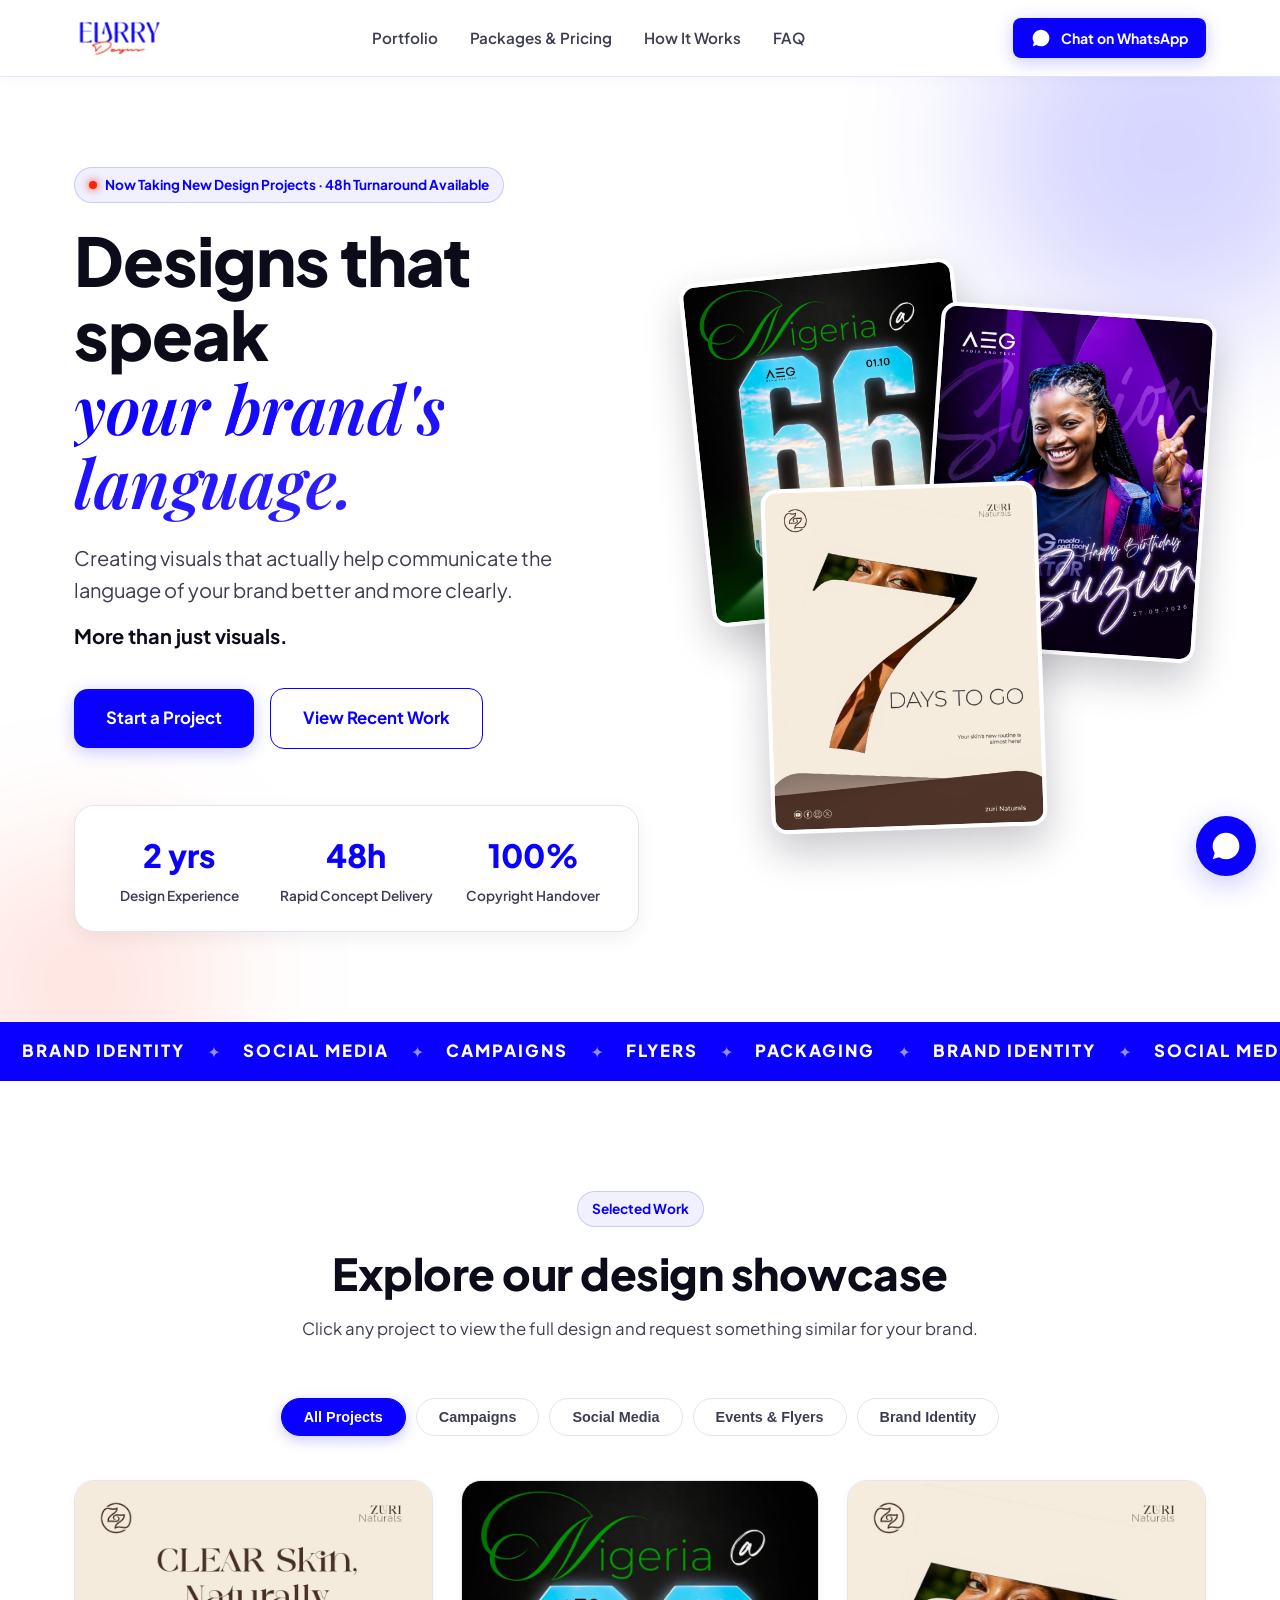
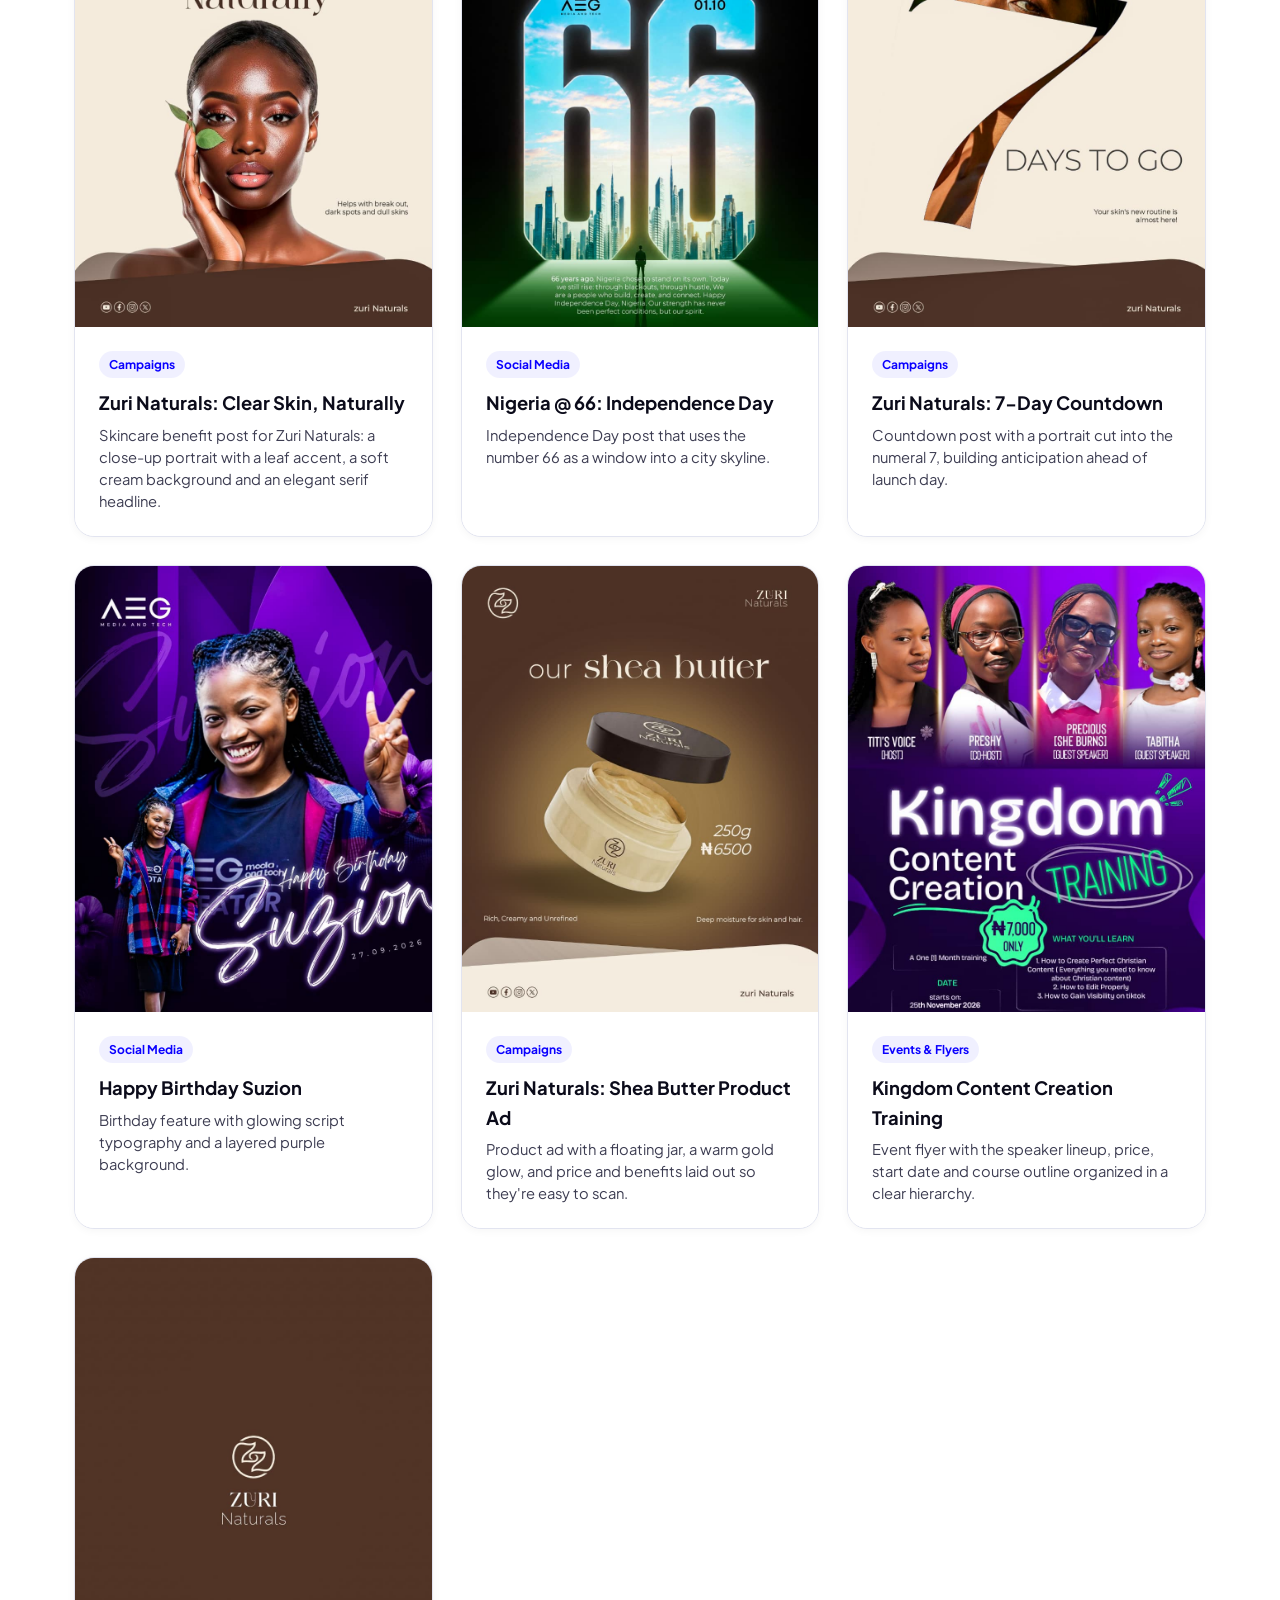
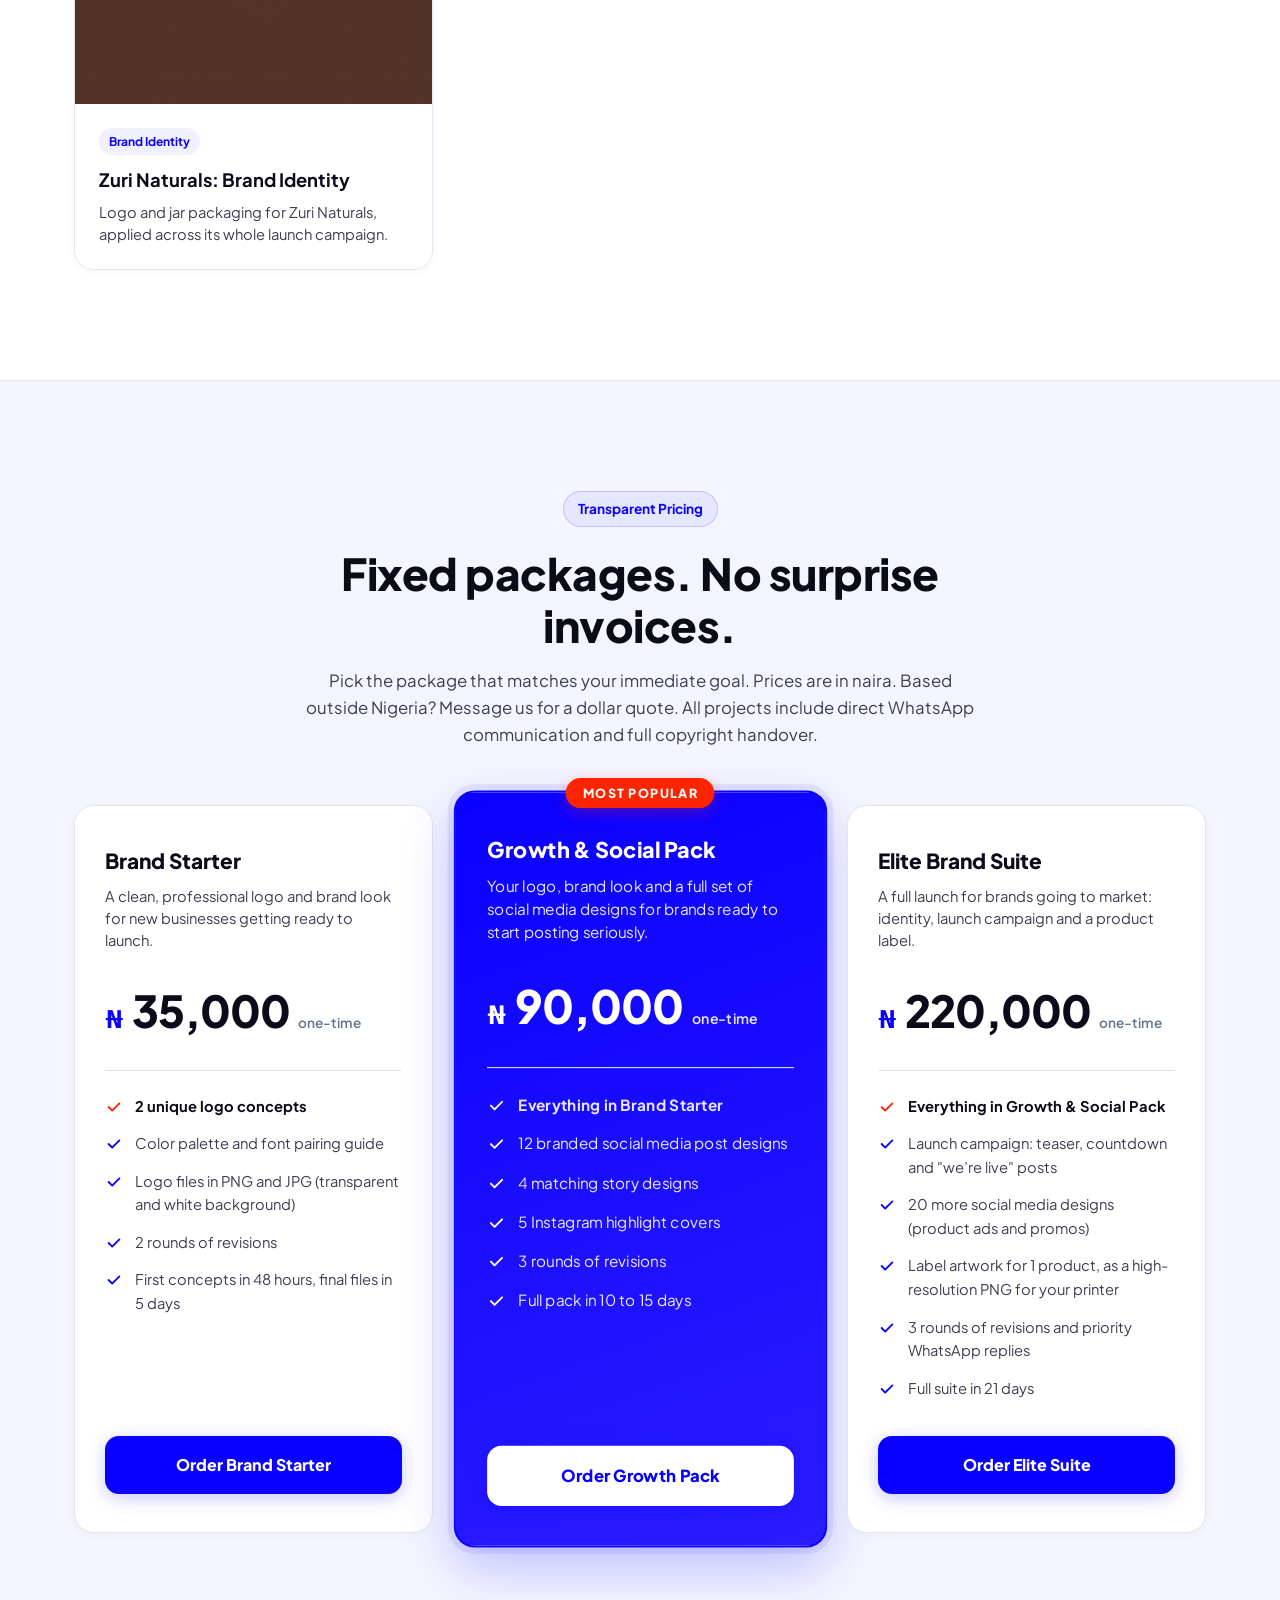
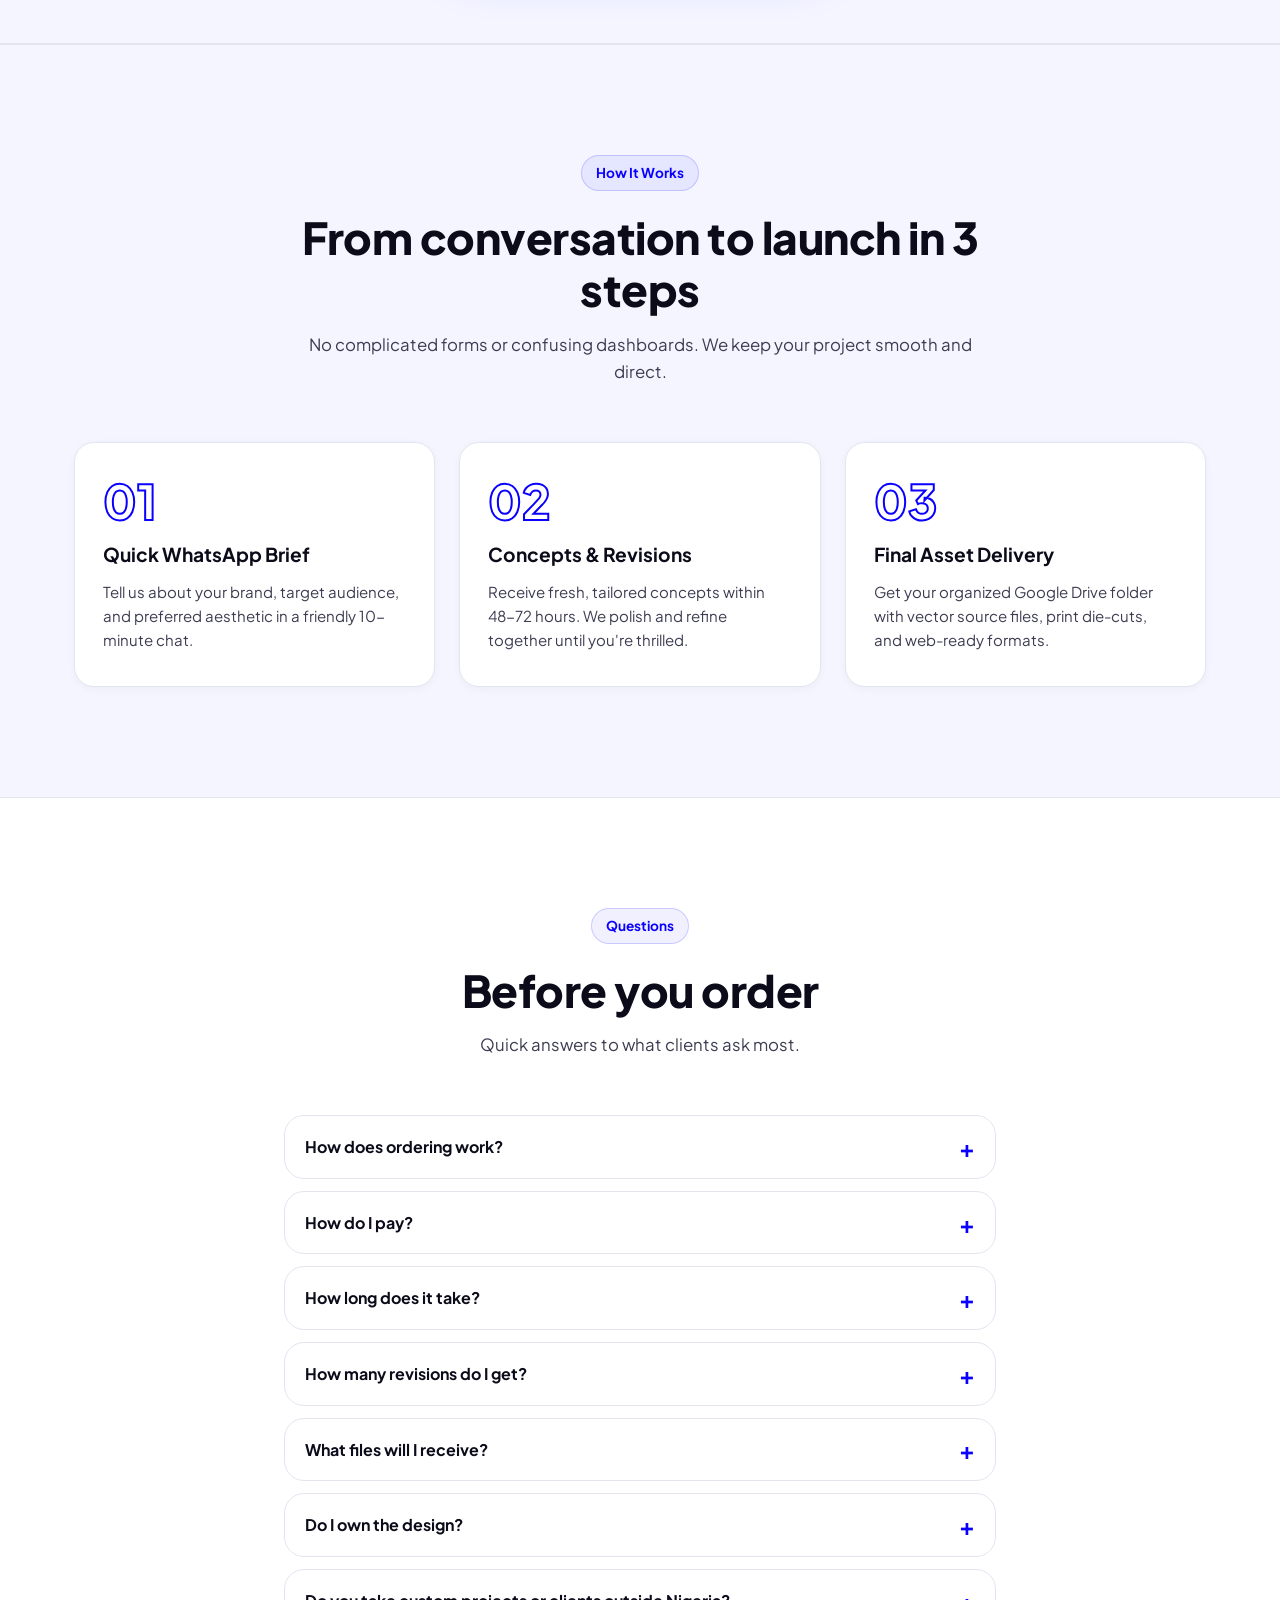
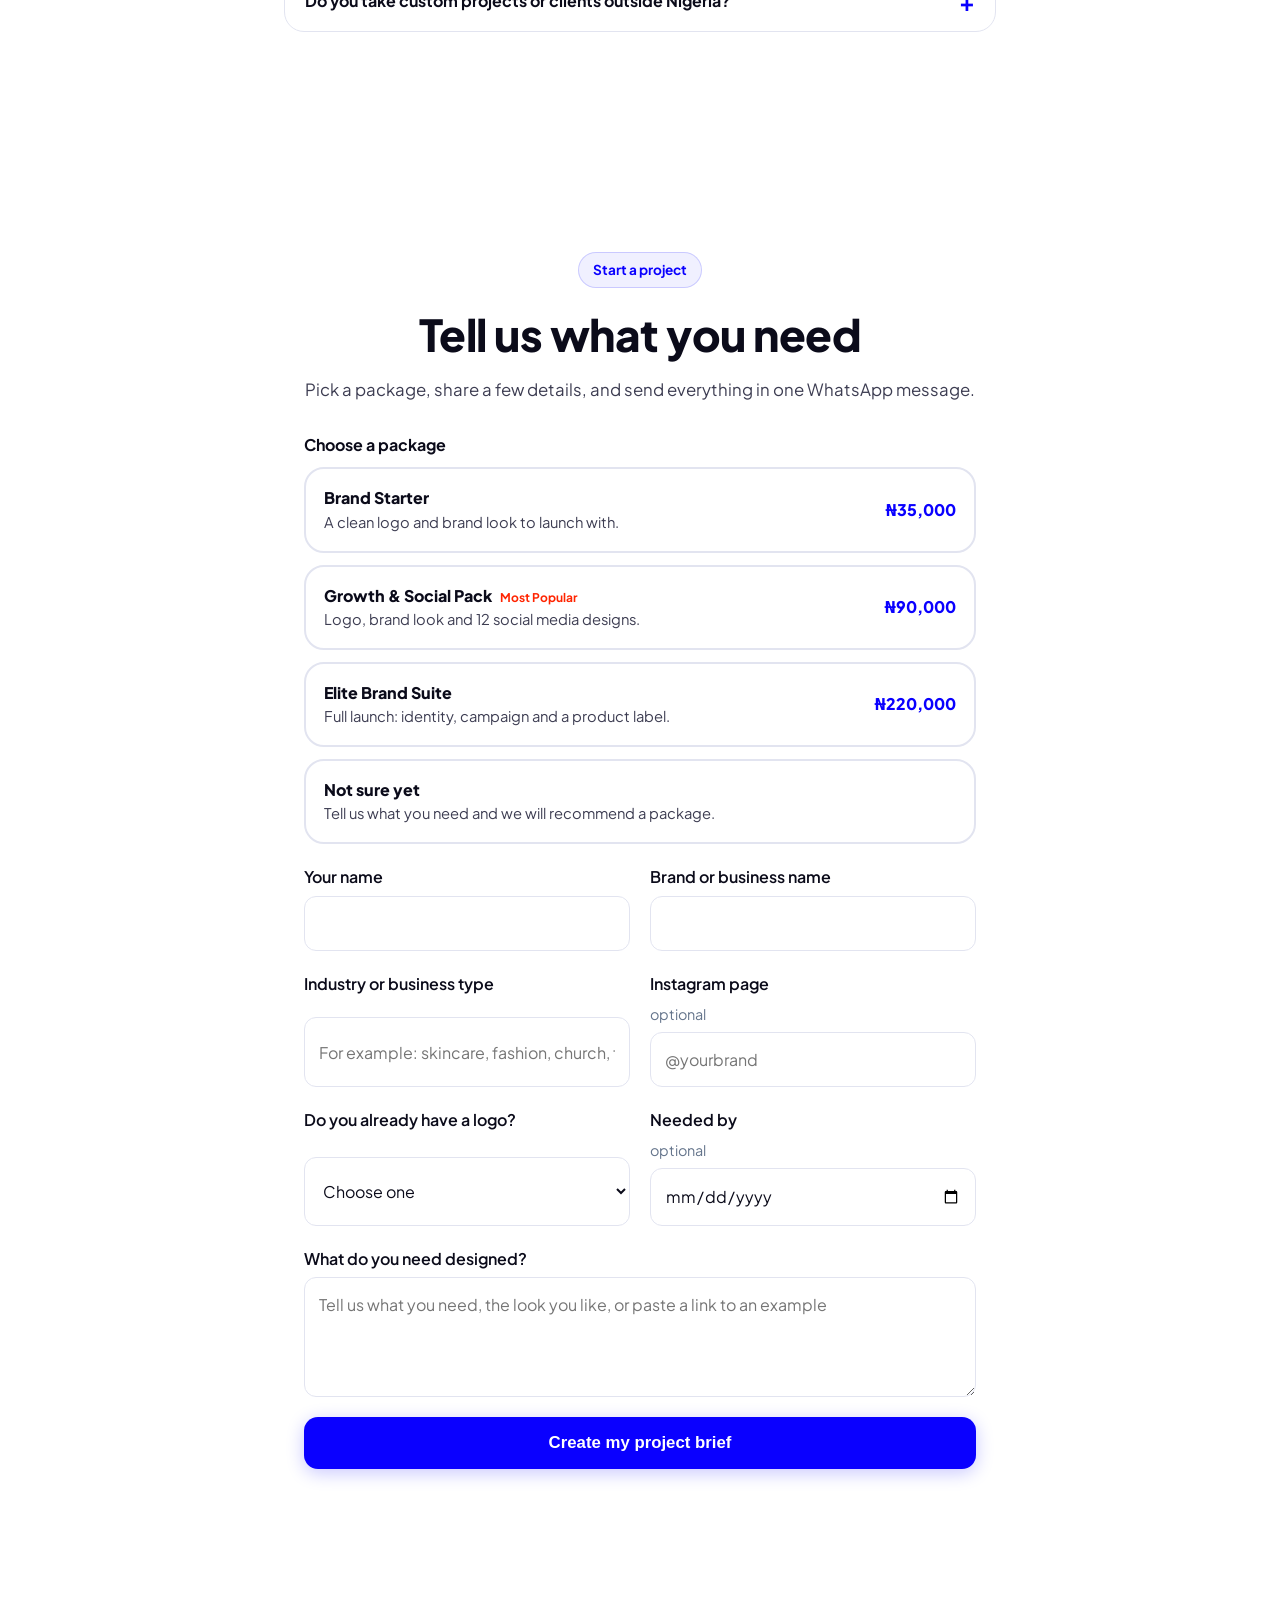
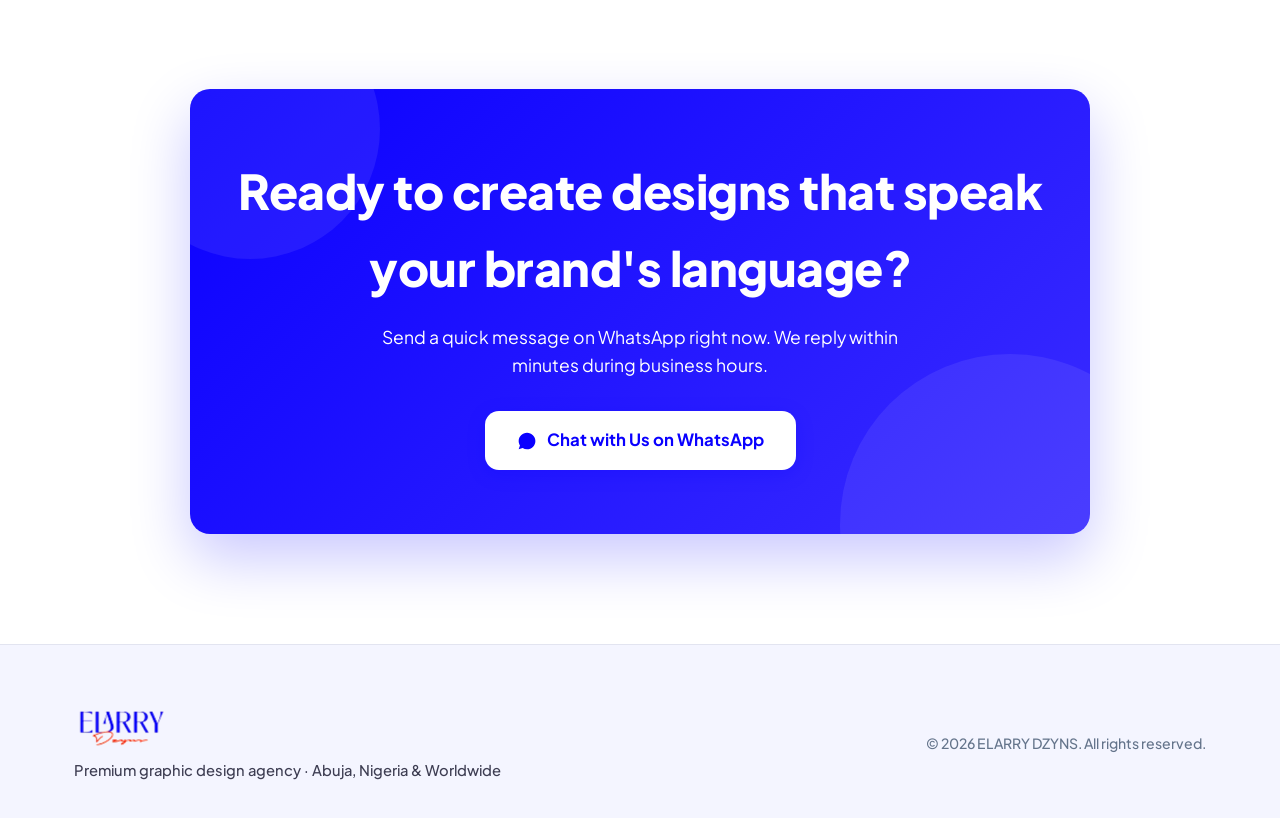
<file: index.html>
<!DOCTYPE html>
<html lang="en">
<head>
  <meta charset="UTF-8">
  <meta name="viewport" content="width=device-width, initial-scale=1.0">
  <title>ELARRY DZYNS | Premium Graphic Design Agency</title>
  <meta name="description" content="Elevate your brand with world-class logos, brand identities, and social media designs that convert. Based in Abuja, working with brands globally.">
  
  <!-- Favicon -->
  <link rel="icon" type="image/png" href="favicon.png">
  <link rel="apple-touch-icon" href="favicon.png">
  
  <!-- Google Fonts: Plus Jakarta Sans -->
  <link rel="preconnect" href="https://fonts.googleapis.com">
  <link rel="preconnect" href="https://fonts.gstatic.com" crossorigin>
  <link href="https://fonts.googleapis.com/css2?family=Plus+Jakarta+Sans:wght@400;500;600;700;800&family=Playfair+Display:ital,wght@1,600&display=swap" rel="stylesheet">
  
  <link rel="stylesheet" href="styles.css">
</head>
<body>

  <!-- Ambient background glow elements -->
  <div class="ambient-glow"></div>
  <div class="ambient-glow-2"></div>

  <!-- Sticky Site Navigation -->
  <header class="site-header">
    <div class="container">
      <nav class="nav-wrap">
        <a href="#" class="brand-logo" aria-label="ELARRY Dzyns logo - Back to top">
          <img src="logo.png" alt="ELARRY Dzyns logo" class="site-logo-img">
        </a>

        <ul class="nav-links">
          <li><a href="#portfolio">Portfolio</a></li>
          <li><a href="#pricing">Packages & Pricing</a></li>
          <li><a href="#process">How It Works</a></li>
          <li><a href="#faq">FAQ</a></li>
        </ul>

        <div class="header-cta">
          <a href="https://wa.me/2349015272873?text=Hello%20ELARRY%20DZYNS,%20I%20would%20like%20to%20discuss%20a%20design%20project." 
             target="_blank" rel="noopener" class="btn btn-whatsapp btn-sm">
            <svg viewBox="0 0 24 24" fill="currentColor"><path d="M12.031 6.172c-3.181 0-5.767 2.586-5.768 5.766-.001 1.298.38 2.27 1.019 3.287l-.711 2.598 2.668-.699c.969.586 1.761.884 2.791.885h.001c3.182 0 5.767-2.587 5.768-5.766 0-3.18-2.586-5.771-5.768-5.771zm3.392 8.244c-.144.405-.837.774-1.17.824-.299.045-.677.063-1.092-.069-.252-.08-.575-.187-.988-.365-1.739-.751-2.874-2.502-2.961-2.617-.087-.116-.708-.94-.708-1.793s.448-1.273.607-1.446c.159-.173.346-.217.462-.217l.332.006c.106.005.249-.04.39.298.144.347.491 1.2.534 1.288.043.088.072.188.014.304-.058.116-.087.188-.173.289l-.26.304c-.087.086-.177.18-.076.354.101.174.449.741.964 1.201.662.591 1.221.774 1.394.86.174.086.275.073.376-.044.101-.116.433-.506.549-.68.116-.173.231-.145.39-.087s1.011.477 1.184.564.289.13.332.202c.043.073.043.419-.101.824zM12.03 2C6.49 2 2 6.49 2 12.03c0 1.97.57 3.81 1.56 5.37L2 22l4.76-1.51c1.51.93 3.27 1.47 5.27 1.47 5.54 0 10.03-4.49 10.03-10.03S17.57 2 12.03 2z"/></svg>
            Chat on WhatsApp
          </a>
        </div>
      </nav>
    </div>
  </header>

  <!-- Hero Section -->
  <section class="hero">
    <div class="container">
      <div class="hero-content">
        <div class="badge-pill">
          <span class="pulse-dot"></span>
          Now Taking New Design Projects · 48h Turnaround Available
        </div>

        <h1>
          Designs that speak <br>
          <span class="gradient-text">your brand's language.</span>
        </h1>

        <p class="hero-subtitle">
          Creating visuals that actually help communicate the language of your brand better and more clearly.
        </p>
        <p class="hero-subtitle hero-tagline">More than just visuals.</p>

        <div class="hero-actions">
          <a href="#start" class="btn btn-whatsapp btn-lg">Start a Project</a>
          <a href="#portfolio" class="btn btn-outline btn-lg">
            View Recent Work
          </a>
        </div>

        <!-- Proof Metrics Strip -->
        <div class="metrics-strip">
          <div class="metric-item">
            <span class="metric-value">2 yrs</span>
            <span class="metric-label">Design Experience</span>
          </div>
          <div class="metric-item">
            <span class="metric-value">48h</span>
            <span class="metric-label">Rapid Concept Delivery</span>
          </div>
          <div class="metric-item">
            <span class="metric-value">100%</span>
            <span class="metric-label">Copyright Handover</span>
          </div>
        </div>

      </div>
      <div class="hero-collage" aria-hidden="true">
        <figure class="collage-card c1"><img src="portfolio/nigeria-66.jpeg" alt=""></figure>
        <figure class="collage-card c2"><img src="portfolio/suzion-birthday.jpeg" alt=""></figure>
        <figure class="collage-card c3"><img src="portfolio/zuri-countdown.jpeg" alt=""></figure>
      </div>
    </div>
  </section>

  <!-- Services band -->
  <div class="marquee" aria-hidden="true"><div class="marquee-track"><div class="marquee-group"><span>Brand Identity</span><i>✦</i><span>Social Media</span><i>✦</i><span>Campaigns</span><i>✦</i><span>Flyers</span><i>✦</i><span>Packaging</span><i>✦</i><span>Brand Identity</span><i>✦</i><span>Social Media</span><i>✦</i><span>Campaigns</span><i>✦</i><span>Flyers</span><i>✦</i><span>Packaging</span><i>✦</i></div><div class="marquee-group"><span>Brand Identity</span><i>✦</i><span>Social Media</span><i>✦</i><span>Campaigns</span><i>✦</i><span>Flyers</span><i>✦</i><span>Packaging</span><i>✦</i><span>Brand Identity</span><i>✦</i><span>Social Media</span><i>✦</i><span>Campaigns</span><i>✦</i><span>Flyers</span><i>✦</i><span>Packaging</span><i>✦</i></div></div></div>

  <!-- ========================================================
       FEATURE 1: FILTERABLE VISUAL PORTFOLIO
       ======================================================== -->
  <section id="portfolio">
    <div class="container">
      <div class="section-head">
        <span class="badge-pill">Selected Work</span>
        <h2>Explore our design showcase</h2>
        <p>Click any project to view the full design and request something similar for your brand.</p>
      </div>

      <!-- Category Filter Tabs -->
      <div class="portfolio-filters">
        <button class="filter-btn active" data-filter="all">All Projects</button>
        <button class="filter-btn" data-filter="campaigns">Campaigns</button>
        <button class="filter-btn" data-filter="social-media">Social Media</button>
        <button class="filter-btn" data-filter="events-flyers">Events & Flyers</button>
        <button class="filter-btn" data-filter="brand-identity">Brand Identity</button>
      </div>

      <!-- Portfolio Grid -->
      <div class="portfolio-grid">

        <!-- Project 1: Zuri Naturals: Clear Skin, Naturally -->
        <article class="portfolio-card" data-category="campaigns" data-project="zuri-teaser">
          <div class="card-preview">
            <img src="portfolio/zuri-teaser.jpeg" alt="Zuri Naturals: Clear Skin, Naturally" loading="lazy">
            <div class="preview-overlay">
              <span class="view-badge">Click to Inspect</span>
            </div>
          </div>
          <div class="card-info">
            <div class="card-tags">
              <span class="tag-badge">Campaigns</span>
            </div>
            <h3 class="card-title">Zuri Naturals: Clear Skin, Naturally</h3>
            <p class="card-desc">Skincare benefit post for Zuri Naturals: a close-up portrait with a leaf accent, a soft cream background and an elegant serif headline.</p>
          </div>
        </article>

        <!-- Project 2: Nigeria @ 66: Independence Day -->
        <article class="portfolio-card" data-category="social-media" data-project="nigeria-66">
          <div class="card-preview">
            <img src="portfolio/nigeria-66.jpeg" alt="Nigeria @ 66: Independence Day" loading="lazy">
            <div class="preview-overlay">
              <span class="view-badge">Click to Inspect</span>
            </div>
          </div>
          <div class="card-info">
            <div class="card-tags">
              <span class="tag-badge">Social Media</span>
            </div>
            <h3 class="card-title">Nigeria @ 66: Independence Day</h3>
            <p class="card-desc">Independence Day post that uses the number 66 as a window into a city skyline.</p>
          </div>
        </article>

        <!-- Project 3: Zuri Naturals: 7-Day Countdown -->
        <article class="portfolio-card" data-category="campaigns" data-project="zuri-countdown">
          <div class="card-preview">
            <img src="portfolio/zuri-countdown.jpeg" alt="Zuri Naturals: 7-Day Countdown" loading="lazy">
            <div class="preview-overlay">
              <span class="view-badge">Click to Inspect</span>
            </div>
          </div>
          <div class="card-info">
            <div class="card-tags">
              <span class="tag-badge">Campaigns</span>
            </div>
            <h3 class="card-title">Zuri Naturals: 7-Day Countdown</h3>
            <p class="card-desc">Countdown post with a portrait cut into the numeral 7, building anticipation ahead of launch day.</p>
          </div>
        </article>

        <!-- Project 4: Happy Birthday Suzion -->
        <article class="portfolio-card" data-category="social-media" data-project="suzion-birthday">
          <div class="card-preview">
            <img src="portfolio/suzion-birthday.jpeg" alt="Happy Birthday Suzion" loading="lazy">
            <div class="preview-overlay">
              <span class="view-badge">Click to Inspect</span>
            </div>
          </div>
          <div class="card-info">
            <div class="card-tags">
              <span class="tag-badge">Social Media</span>
            </div>
            <h3 class="card-title">Happy Birthday Suzion</h3>
            <p class="card-desc">Birthday feature with glowing script typography and a layered purple background.</p>
          </div>
        </article>

        <!-- Project 5: Zuri Naturals: Shea Butter Product Ad -->
        <article class="portfolio-card" data-category="campaigns" data-project="zuri-shea-butter">
          <div class="card-preview">
            <img src="portfolio/zuri-shea-butter.jpeg" alt="Zuri Naturals: Shea Butter Product Ad" loading="lazy">
            <div class="preview-overlay">
              <span class="view-badge">Click to Inspect</span>
            </div>
          </div>
          <div class="card-info">
            <div class="card-tags">
              <span class="tag-badge">Campaigns</span>
            </div>
            <h3 class="card-title">Zuri Naturals: Shea Butter Product Ad</h3>
            <p class="card-desc">Product ad with a floating jar, a warm gold glow, and price and benefits laid out so they're easy to scan.</p>
          </div>
        </article>

        <!-- Project 6: Kingdom Content Creation Training -->
        <article class="portfolio-card" data-category="events-flyers" data-project="kingdom-training">
          <div class="card-preview">
            <img src="portfolio/kingdom-training.jpeg" alt="Kingdom Content Creation Training" loading="lazy">
            <div class="preview-overlay">
              <span class="view-badge">Click to Inspect</span>
            </div>
          </div>
          <div class="card-info">
            <div class="card-tags">
              <span class="tag-badge">Events & Flyers</span>
            </div>
            <h3 class="card-title">Kingdom Content Creation Training</h3>
            <p class="card-desc">Event flyer with the speaker lineup, price, start date and course outline organized in a clear hierarchy.</p>
          </div>
        </article>

        <!-- Project 7: Zuri Naturals: Brand Identity -->
        <article class="portfolio-card" data-category="brand-identity" data-project="zuri-brand-identity">
          <div class="card-preview">
            <img src="portfolio/zuri-brand-identity.jpeg" alt="Zuri Naturals: Brand Identity" loading="lazy">
            <div class="preview-overlay">
              <span class="view-badge">Click to Inspect</span>
            </div>
          </div>
          <div class="card-info">
            <div class="card-tags">
              <span class="tag-badge">Brand Identity</span>
            </div>
            <h3 class="card-title">Zuri Naturals: Brand Identity</h3>
            <p class="card-desc">Logo and jar packaging for Zuri Naturals, applied across its whole launch campaign.</p>
          </div>
        </article>

      </div>
    </div>
  </section>

  <!-- ========================================================
       FEATURE 2: TRANSPARENT PACKAGES & PRICING
       ======================================================== -->
  <section id="pricing">
    <div class="container">
      <div class="section-head">
        <span class="badge-pill">Transparent Pricing</span>
        <h2>Fixed packages. No surprise invoices.</h2>
        <p>Pick the package that matches your immediate goal. Prices are in naira. Based outside Nigeria? Message us for a dollar quote. All projects include direct WhatsApp communication and full copyright handover.</p>
      </div>

      <div class="pricing-grid">

        <!-- Package 1: Starter -->
        <div class="pricing-card">
          <h3 class="tier-name">Brand Starter</h3>
          <p class="tier-desc">A clean, professional logo and brand look for new businesses getting ready to launch.</p>
          
          <div class="price-wrap">
            <span class="price-currency">₦</span>
            <span class="price-amount">35,000</span>
            <span class="price-note">one-time</span>
          </div>

          <ul class="features-list">
            <li class="highlight-item">
              <svg class="check-icon" viewBox="0 0 20 20" fill="currentColor"><path fill-rule="evenodd" d="M16.707 5.293a1 1 0 010 1.414l-8 8a1 1 0 01-1.414 0l-4-4a1 1 0 011.414-1.414L8 12.586l7.293-7.293a1 1 0 011.414 0z" clip-rule="evenodd"/></svg>
              2 unique logo concepts
            </li>
            <li>
              <svg class="check-icon" viewBox="0 0 20 20" fill="currentColor"><path fill-rule="evenodd" d="M16.707 5.293a1 1 0 010 1.414l-8 8a1 1 0 01-1.414 0l-4-4a1 1 0 011.414-1.414L8 12.586l7.293-7.293a1 1 0 011.414 0z" clip-rule="evenodd"/></svg>
              Color palette and font pairing guide
            </li>
            <li>
              <svg class="check-icon" viewBox="0 0 20 20" fill="currentColor"><path fill-rule="evenodd" d="M16.707 5.293a1 1 0 010 1.414l-8 8a1 1 0 01-1.414 0l-4-4a1 1 0 011.414-1.414L8 12.586l7.293-7.293a1 1 0 011.414 0z" clip-rule="evenodd"/></svg>
              Logo files in PNG and JPG (transparent and white background)
            </li>
            <li>
              <svg class="check-icon" viewBox="0 0 20 20" fill="currentColor"><path fill-rule="evenodd" d="M16.707 5.293a1 1 0 010 1.414l-8 8a1 1 0 01-1.414 0l-4-4a1 1 0 011.414-1.414L8 12.586l7.293-7.293a1 1 0 011.414 0z" clip-rule="evenodd"/></svg>
              2 rounds of revisions
            </li>
            <li>
              <svg class="check-icon" viewBox="0 0 20 20" fill="currentColor"><path fill-rule="evenodd" d="M16.707 5.293a1 1 0 010 1.414l-8 8a1 1 0 01-1.414 0l-4-4a1 1 0 011.414-1.414L8 12.586l7.293-7.293a1 1 0 011.414 0z" clip-rule="evenodd"/></svg>
              First concepts in 48 hours, final files in 5 days
            </li>
          </ul>

          <a href="#start" data-pick="Brand Starter (₦35,000)" class="whatsapp-action-btn">
            Order Brand Starter
          </a>
        </div>

        <!-- Package 2: Growth (Featured) -->
        <div class="pricing-card featured">
          <span class="featured-pill">Most Popular</span>
          <h3 class="tier-name">Growth & Social Pack</h3>
          <p class="tier-desc">Your logo, brand look and a full set of social media designs for brands ready to start posting seriously.</p>
          
          <div class="price-wrap">
            <span class="price-currency">₦</span>
            <span class="price-amount">90,000</span>
            <span class="price-note">one-time</span>
          </div>

          <ul class="features-list">
            <li class="highlight-item">
              <svg class="check-icon" viewBox="0 0 20 20" fill="currentColor"><path fill-rule="evenodd" d="M16.707 5.293a1 1 0 010 1.414l-8 8a1 1 0 01-1.414 0l-4-4a1 1 0 011.414-1.414L8 12.586l7.293-7.293a1 1 0 011.414 0z" clip-rule="evenodd"/></svg>
              Everything in Brand Starter
            </li>
            <li>
              <svg class="check-icon" viewBox="0 0 20 20" fill="currentColor"><path fill-rule="evenodd" d="M16.707 5.293a1 1 0 010 1.414l-8 8a1 1 0 01-1.414 0l-4-4a1 1 0 011.414-1.414L8 12.586l7.293-7.293a1 1 0 011.414 0z" clip-rule="evenodd"/></svg>
              12 branded social media post designs
            </li>
            <li>
              <svg class="check-icon" viewBox="0 0 20 20" fill="currentColor"><path fill-rule="evenodd" d="M16.707 5.293a1 1 0 010 1.414l-8 8a1 1 0 01-1.414 0l-4-4a1 1 0 011.414-1.414L8 12.586l7.293-7.293a1 1 0 011.414 0z" clip-rule="evenodd"/></svg>
              4 matching story designs
            </li>
            <li>
              <svg class="check-icon" viewBox="0 0 20 20" fill="currentColor"><path fill-rule="evenodd" d="M16.707 5.293a1 1 0 010 1.414l-8 8a1 1 0 01-1.414 0l-4-4a1 1 0 011.414-1.414L8 12.586l7.293-7.293a1 1 0 011.414 0z" clip-rule="evenodd"/></svg>
              5 Instagram highlight covers
            </li>
            <li>
              <svg class="check-icon" viewBox="0 0 20 20" fill="currentColor"><path fill-rule="evenodd" d="M16.707 5.293a1 1 0 010 1.414l-8 8a1 1 0 01-1.414 0l-4-4a1 1 0 011.414-1.414L8 12.586l7.293-7.293a1 1 0 011.414 0z" clip-rule="evenodd"/></svg>
              3 rounds of revisions
            </li>
            <li>
              <svg class="check-icon" viewBox="0 0 20 20" fill="currentColor"><path fill-rule="evenodd" d="M16.707 5.293a1 1 0 010 1.414l-8 8a1 1 0 01-1.414 0l-4-4a1 1 0 011.414-1.414L8 12.586l7.293-7.293a1 1 0 011.414 0z" clip-rule="evenodd"/></svg>
              Full pack in 10 to 15 days
            </li>
          </ul>

          <a href="#start" data-pick="Growth & Social Pack (₦90,000)" class="whatsapp-action-btn">
            Order Growth Pack
          </a>
        </div>

        <!-- Package 3: Elite Rebrand -->
        <div class="pricing-card">
          <h3 class="tier-name">Elite Brand Suite</h3>
          <p class="tier-desc">A full launch for brands going to market: identity, launch campaign and a product label.</p>
          
          <div class="price-wrap">
            <span class="price-currency">₦</span>
            <span class="price-amount">220,000</span>
            <span class="price-note">one-time</span>
          </div>

          <ul class="features-list">
            <li class="highlight-item">
              <svg class="check-icon" viewBox="0 0 20 20" fill="currentColor"><path fill-rule="evenodd" d="M16.707 5.293a1 1 0 010 1.414l-8 8a1 1 0 01-1.414 0l-4-4a1 1 0 011.414-1.414L8 12.586l7.293-7.293a1 1 0 011.414 0z" clip-rule="evenodd"/></svg>
              Everything in Growth &amp; Social Pack
            </li>
            <li>
              <svg class="check-icon" viewBox="0 0 20 20" fill="currentColor"><path fill-rule="evenodd" d="M16.707 5.293a1 1 0 010 1.414l-8 8a1 1 0 01-1.414 0l-4-4a1 1 0 011.414-1.414L8 12.586l7.293-7.293a1 1 0 011.414 0z" clip-rule="evenodd"/></svg>
              Launch campaign: teaser, countdown and "we’re live" posts
            </li>
            <li>
              <svg class="check-icon" viewBox="0 0 20 20" fill="currentColor"><path fill-rule="evenodd" d="M16.707 5.293a1 1 0 010 1.414l-8 8a1 1 0 01-1.414 0l-4-4a1 1 0 011.414-1.414L8 12.586l7.293-7.293a1 1 0 011.414 0z" clip-rule="evenodd"/></svg>
              20 more social media designs (product ads and promos)
            </li>
            <li>
              <svg class="check-icon" viewBox="0 0 20 20" fill="currentColor"><path fill-rule="evenodd" d="M16.707 5.293a1 1 0 010 1.414l-8 8a1 1 0 01-1.414 0l-4-4a1 1 0 011.414-1.414L8 12.586l7.293-7.293a1 1 0 011.414 0z" clip-rule="evenodd"/></svg>
              Label artwork for 1 product, as a high-resolution PNG for your printer
            </li>
            <li>
              <svg class="check-icon" viewBox="0 0 20 20" fill="currentColor"><path fill-rule="evenodd" d="M16.707 5.293a1 1 0 010 1.414l-8 8a1 1 0 01-1.414 0l-4-4a1 1 0 011.414-1.414L8 12.586l7.293-7.293a1 1 0 011.414 0z" clip-rule="evenodd"/></svg>
              3 rounds of revisions and priority WhatsApp replies
            </li>
            <li>
              <svg class="check-icon" viewBox="0 0 20 20" fill="currentColor"><path fill-rule="evenodd" d="M16.707 5.293a1 1 0 010 1.414l-8 8a1 1 0 01-1.414 0l-4-4a1 1 0 011.414-1.414L8 12.586l7.293-7.293a1 1 0 011.414 0z" clip-rule="evenodd"/></svg>
              Full suite in 21 days
            </li>
          </ul>

          <a href="#start" data-pick="Elite Brand Suite (₦220,000)" class="whatsapp-action-btn">
            Order Elite Suite
          </a>
        </div>

      </div>
    </div>
  </section>



  <!-- 3-Step Simple Process -->
  <section id="process">
    <div class="container">
      <div class="section-head">
        <span class="badge-pill">How It Works</span>
        <h2>From conversation to launch in 3 steps</h2>
        <p>No complicated forms or confusing dashboards. We keep your project smooth and direct.</p>
      </div>

      <div class="process-grid">
        <div class="process-step">
          <div class="step-num">01</div>
          <h3>Quick WhatsApp Brief</h3>
          <p>Tell us about your brand, target audience, and preferred aesthetic in a friendly 10-minute chat.</p>
        </div>

        <div class="process-step">
          <div class="step-num">02</div>
          <h3>Concepts & Revisions</h3>
          <p>Receive fresh, tailored concepts within 48-72 hours. We polish and refine together until you're thrilled.</p>
        </div>

        <div class="process-step">
          <div class="step-num">03</div>
          <h3>Final Asset Delivery</h3>
          <p>Get your organized Google Drive folder with vector source files, print die-cuts, and web-ready formats.</p>
        </div>
      </div>
    </div>
  </section>

  <!-- FAQ -->
  <section id="faq">
    <div class="container faq-wrap">
      <div class="section-head">
        <span class="badge-pill">Questions</span>
        <h2>Before you order</h2>
        <p>Quick answers to what clients ask most.</p>
      </div>
      <div class="faq-list">
        <details><summary>How does ordering work?</summary><p>Pick a package, fill in the form below and send your brief on WhatsApp. We reply to confirm the details and your start date.</p></details>
        <details><summary>How do I pay?</summary><p>We start once 50% is paid. The other 50% is paid when your design is ready, and you receive the final files after that. Payment details are shared on WhatsApp.</p></details>
        <details><summary>How long does it take?</summary><p>Brand Starter: first concepts in 48 hours and final files in 5 days. Growth &amp; Social Pack: 10 to 15 days. Elite Brand Suite: 21 days. Days count from when we receive your payment and full details.</p></details>
        <details><summary>How many revisions do I get?</summary><p>Brand Starter includes 2 rounds. Growth &amp; Social Pack and Elite Brand Suite include 3. A round is one set of changes sent together. Extra rounds are quoted on WhatsApp.</p></details>
        <details><summary>What files will I receive?</summary><p>PNG and JPG files. Logos come in transparent and white-background versions. Vector files (SVG) are not included.</p></details>
        <details><summary>Do I own the design?</summary><p>Yes. Full copyright is handed over to you once the final payment is made.</p></details>
        <details><summary>Do you take custom projects or clients outside Nigeria?</summary><p>Yes to both. Choose "Not sure yet" in the form, or message us on WhatsApp, and we will send a custom quote or a dollar price.</p></details>
      </div>
    </div>
  </section>

  <!-- Start a project: order form -->
  <section id="start">
    <div class="container start-wrap">
      <div id="formView">
        <div class="section-head">
          <span class="badge-pill">Start a project</span>
          <h2>Tell us what you need</h2>
          <p>Pick a package, share a few details, and send everything in one WhatsApp message.</p>
        </div>
        <form id="projectForm">
          <fieldset class="pkg-list"><legend>Choose a package</legend>
      <label class="pkg"><input type="radio" name="package" value="Brand Starter (₦35,000)" required>
        <span class="pkg-card"><span><span class="pkg-name">Brand Starter</span><span class="pkg-desc">A clean logo and brand look to launch with.</span></span><span class="pkg-price">₦35,000</span></span></label>
      <label class="pkg"><input type="radio" name="package" value="Growth &amp; Social Pack (₦90,000)" required>
        <span class="pkg-card"><span><span class="pkg-name">Growth &amp; Social Pack<span class="pop">Most Popular</span></span><span class="pkg-desc">Logo, brand look and 12 social media designs.</span></span><span class="pkg-price">₦90,000</span></span></label>
      <label class="pkg"><input type="radio" name="package" value="Elite Brand Suite (₦220,000)" required>
        <span class="pkg-card"><span><span class="pkg-name">Elite Brand Suite</span><span class="pkg-desc">Full launch: identity, campaign and a product label.</span></span><span class="pkg-price">₦220,000</span></span></label>
      <label class="pkg"><input type="radio" name="package" value="Not sure yet" required>
        <span class="pkg-card"><span><span class="pkg-name">Not sure yet</span><span class="pkg-desc">Tell us what you need and we will recommend a package.</span></span><span class="pkg-price"></span></span></label>
          </fieldset>
          <div class="two">
            <label class="field">Your name<input name="name" required autocomplete="name"></label>
            <label class="field">Brand or business name<input name="brand" required></label>
          </div>
          <div class="two">
            <label class="field">Industry or business type<input name="industry" required placeholder="For example: skincare, fashion, church, food"></label>
            <label class="field">Instagram page <span class="hint">optional</span><input name="social" placeholder="@yourbrand"></label>
          </div>
          <div class="two">
            <label class="field">Do you already have a logo?<select name="logo" required><option value="" disabled selected>Choose one</option><option>Yes, I have one</option><option>No, I need one</option><option>Not sure</option></select></label>
            <label class="field">Needed by <span class="hint">optional</span><input name="needed" id="needed" type="date"></label>
          </div>
          <label class="field">What do you need designed?<textarea name="details" required placeholder="Tell us what you need, the look you like, or paste a link to an example"></textarea></label>
          <button class="btn btn-whatsapp btn-lg" type="submit">Create my project brief</button>
        </form>
      </div>

      <div id="thanksView" hidden>
        <div class="section-head">
          <h2>Your project brief is ready to send</h2>
          <p>Tap the button, then press send in WhatsApp. Everything is already written out.</p>
        </div>
        <div class="summary" id="summary"></div>
        <a class="btn btn-whatsapp btn-lg" id="waBtn" target="_blank" rel="noopener">Send brief on WhatsApp</a>
        <a href="#" class="back-link" id="editLink">Change my details</a>
      </div>
    </div>
  </section>

  <!-- Final High-Conversion Action Banner -->
  <section>
    <div class="container">
      <div class="cta-banner">
        <h2>Ready to create designs that speak your brand's language?</h2>
        <p>Send a quick message on WhatsApp right now. We reply within minutes during business hours.</p>
        <a href="https://wa.me/2349015272873?text=Hello%20ELARRY%20DZYNS,%20I'm%20ready%20to%20start%20my%20design%20project!" 
           target="_blank" rel="noopener" class="btn btn-whatsapp btn-lg">
          <svg viewBox="0 0 24 24" fill="currentColor"><path d="M12.031 6.172c-3.181 0-5.767 2.586-5.768 5.766-.001 1.298.38 2.27 1.019 3.287l-.711 2.598 2.668-.699c.969.586 1.761.884 2.791.885h.001c3.182 0 5.767-2.587 5.768-5.766 0-3.18-2.586-5.771-5.768-5.771zm3.392 8.244c-.144.405-.837.774-1.17.824-.299.045-.677.063-1.092-.069-.252-.08-.575-.187-.988-.365-1.739-.751-2.874-2.502-2.961-2.617-.087-.116-.708-.94-.708-1.793s.448-1.273.607-1.446c.159-.173.346-.217.462-.217l.332.006c.106.005.249-.04.39.298.144.347.491 1.2.534 1.288.043.088.072.188.014.304-.058.116-.087.188-.173.289l-.26.304c-.087.086-.177.18-.076.354.101.174.449.741.964 1.201.662.591 1.221.774 1.394.86.174.086.275.073.376-.044.101-.116.433-.506.549-.68.116-.173.231-.145.39-.087s1.011.477 1.184.564.289.13.332.202c.043.073.043.419-.101.824zM12.03 2C6.49 2 2 6.49 2 12.03c0 1.97.57 3.81 1.56 5.37L2 22l4.76-1.51c1.51.93 3.27 1.47 5.27 1.47 5.54 0 10.03-4.49 10.03-10.03S17.57 2 12.03 2z"/></svg>
          Chat with Us on WhatsApp
        </a>
      </div>
    </div>
  </section>

  <!-- Lightbox Modal (Inspect Project) -->
  <div class="modal-overlay" id="portfolioModal" aria-hidden="true" role="dialog">
    <div class="modal-card">
      <button class="modal-close-btn" aria-label="Close modal">&times;</button>
      <div class="modal-media" id="modalMedia"></div>
      <div class="modal-details">
        <div>
          <span class="modal-category" id="modalCategory">Category</span>
          <h3 class="modal-title" id="modalTitle">Project Title</h3>
          <p class="modal-description" id="modalDesc">Project description goes here.</p>
        </div>

        <a href="#" id="modalWhatsAppBtn" target="_blank" rel="noopener" class="whatsapp-action-btn">
          Request a Design Like This
        </a>
      </div>
    </div>
  </div>

  <!-- Floating Sticky WhatsApp Bubble -->
  <a href="https://wa.me/2349015272873?text=Hello%20ELARRY%20DZYNS,%20I'm%20visiting%20your%20website%20and%20need%20a%20design." 
     target="_blank" rel="noopener" class="floating-whatsapp" aria-label="Chat on WhatsApp">
    <svg viewBox="0 0 24 24"><path d="M12.031 6.172c-3.181 0-5.767 2.586-5.768 5.766-.001 1.298.38 2.27 1.019 3.287l-.711 2.598 2.668-.699c.969.586 1.761.884 2.791.885h.001c3.182 0 5.767-2.587 5.768-5.766 0-3.18-2.586-5.771-5.768-5.771zm3.392 8.244c-.144.405-.837.774-1.17.824-.299.045-.677.063-1.092-.069-.252-.08-.575-.187-.988-.365-1.739-.751-2.874-2.502-2.961-2.617-.087-.116-.708-.94-.708-1.793s.448-1.273.607-1.446c.159-.173.346-.217.462-.217l.332.006c.106.005.249-.04.39.298.144.347.491 1.2.534 1.288.043.088.072.188.014.304-.058.116-.087.188-.173.289l-.26.304c-.087.086-.177.18-.076.354.101.174.449.741.964 1.201.662.591 1.221.774 1.394.86.174.086.275.073.376-.044.101-.116.433-.506.549-.68.116-.173.231-.145.39-.087s1.011.477 1.184.564.289.13.332.202c.043.073.043.419-.101.824zM12.03 2C6.49 2 2 6.49 2 12.03c0 1.97.57 3.81 1.56 5.37L2 22l4.76-1.51c1.51.93 3.27 1.47 5.27 1.47 5.54 0 10.03-4.49 10.03-10.03S17.57 2 12.03 2z"/></svg>
  </a>

  <!-- Footer -->
  <footer class="site-footer">
    <div class="container">
      <div class="footer-inner">
        <div class="footer-logo-wrap">
          <a href="#" class="brand-logo" aria-label="ELARRY Dzyns logo - Back to top">
            <img src="logo.png" alt="ELARRY Dzyns logo" class="site-logo-img footer-logo-img">
          </a>
          <p class="footer-tagline">Premium graphic design agency · Abuja, Nigeria &amp; Worldwide</p>
        </div>

        <p class="footer-copy">&copy; 2026 ELARRY DZYNS. All rights reserved.</p>
      </div>
    </div>
  </footer>

  <script src="script.js"></script>
</body>
</html>
</file>
<file: styles.css>
:root {
  /* ========================================================
     BRAND COLOR PALETTE (Centralized)
     ======================================================== */
  /* Primary blue: buttons, links, key headings, active states, accents */
  --color-primary: #0A00FF;
  --color-primary-hover: #0700B8;
  --color-primary-light: rgba(10, 0, 255, 0.06);
  --color-primary-subtle: rgba(10, 0, 255, 0.12);
  --color-primary-glow: rgba(10, 0, 255, 0.22);
  
  /* Accent red: small highlights only ("Most Popular" badge, hover accents, underline details, icons) */
  --color-accent: #FF2400;
  --color-accent-hover: #D91E00;
  --color-accent-light: rgba(255, 36, 0, 0.08);
  --color-accent-glow: rgba(255, 36, 0, 0.28);

  /* White: main page and card backgrounds */
  --color-bg-page: #FFFFFF;
  --color-bg-card: #FFFFFF;
  --color-bg-card-hover: #FFFFFF;
  
  /* Light tint for alternating sections */
  --color-bg-tint: #F4F5FF;
  --color-bg-tint-subtle: #ECEEFE;

  /* Dark text neutral: body text and headings where blue isn't used */
  --color-text-main: #0B0B1A;
  --color-text-secondary: #3D3D52;
  --color-text-muted: #64748B;
  --color-text-inverse: #FFFFFF;

  /* Borders & Shadows */
  --color-border: #E2E4F0;
  --color-border-hover: rgba(10, 0, 255, 0.25);
  --color-border-glow: rgba(10, 0, 255, 0.15);

  --shadow-sm: 0 2px 8px rgba(11, 11, 26, 0.04);
  --shadow-md: 0 6px 20px rgba(11, 11, 26, 0.06);
  --shadow-lg: 0 14px 36px rgba(11, 11, 26, 0.09);
  --shadow-primary: 0 8px 24px var(--color-primary-glow);
  --shadow-accent: 0 6px 18px var(--color-accent-glow);

  /* Fonts & Radius */
  --font-main: 'Plus Jakarta Sans', system-ui, -apple-system, sans-serif;
  --radius-sm: 8px;
  --radius-md: 14px;
  --radius-lg: 20px;
  --radius-full: 9999px;

  /* Transitions */
  --transition-fast: 0.2s cubic-bezier(0.16, 1, 0.3, 1);
  --transition-normal: 0.3s cubic-bezier(0.16, 1, 0.3, 1);
}

/* Reset & Basics */
*, *::before, *::after {
  box-sizing: border-box;
  margin: 0;
  padding: 0;
}

html {
  scroll-behavior: smooth;
  font-size: 16px;
}

body {
  font-family: var(--font-main);
  background-color: var(--color-bg-page);
  color: var(--color-text-main);
  line-height: 1.6;
  overflow-x: hidden;
  -webkit-font-smoothing: antialiased;
}

/* Ambient Background Glow */
.ambient-glow {
  position: fixed;
  top: 0;
  left: 50%;
  transform: translateX(-50%);
  width: 900px;
  height: 500px;
  background: radial-gradient(circle, rgba(10, 0, 255, 0.035) 0%, rgba(255, 255, 255, 0) 70%);
  pointer-events: none;
  z-index: 0;
}

.ambient-glow-2 {
  position: fixed;
  bottom: 10%;
  right: -100px;
  width: 600px;
  height: 600px;
  background: radial-gradient(circle, rgba(255, 36, 0, 0.02) 0%, rgba(255, 255, 255, 0) 70%);
  pointer-events: none;
  z-index: 0;
}

/* Layout */
.container {
  width: 100%;
  max-width: 1180px;
  margin: 0 auto;
  padding: 0 24px;
  position: relative;
  z-index: 1;
}

section {
  padding: 80px 0;
}

@media (min-width: 768px) {
  section {
    padding: 110px 0;
  }
}

/* Header & Nav */
header.site-header {
  position: sticky;
  top: 0;
  width: 100%;
  z-index: 100;
  backdrop-filter: blur(16px);
  -webkit-backdrop-filter: blur(16px);
  background: rgba(255, 255, 255, 0.94);
  border-bottom: 1px solid var(--color-border);
  box-shadow: 0 2px 14px rgba(10, 0, 255, 0.03);
  transition: all var(--transition-normal);
}

.nav-wrap {
  display: flex;
  align-items: center;
  justify-content: space-between;
  height: 76px;
}

/* Brand Logo (Image-based) */
.brand-logo {
  display: flex;
  align-items: center;
  text-decoration: none;
  cursor: pointer;
}

.site-logo-img {
  height: 44px;
  width: auto;
  max-width: 180px;
  object-fit: contain;
  display: block;
  transition: transform var(--transition-fast);
}

.brand-logo:hover .site-logo-img {
  transform: scale(1.03);
}

@media (max-width: 640px) {
  .site-logo-img {
    height: 38px;
    max-width: 140px;
  }
}

.nav-links {
  display: none;
  gap: 32px;
  list-style: none;
}

@media (min-width: 840px) {
  .nav-links {
    display: flex;
    align-items: center;
  }
}

.nav-links a {
  color: var(--color-text-secondary);
  text-decoration: none;
  font-size: 0.95rem;
  font-weight: 600;
  transition: color var(--transition-fast);
}

.nav-links a:hover {
  color: var(--color-primary);
}

.header-cta {
  display: flex;
  align-items: center;
  gap: 12px;
}

/* Reusable Buttons */
.btn {
  display: inline-flex;
  align-items: center;
  justify-content: center;
  gap: 10px;
  padding: 12px 24px;
  border-radius: var(--radius-md);
  font-size: 0.95rem;
  font-weight: 700;
  text-decoration: none;
  cursor: pointer;
  transition: all var(--transition-fast);
  border: none;
}

.btn-primary, .btn-whatsapp {
  background: var(--color-primary);
  color: var(--color-text-inverse);
  box-shadow: 0 4px 18px var(--color-primary-glow);
}

.btn-primary:hover, .btn-whatsapp:hover {
  background: var(--color-primary-hover);
  transform: translateY(-2px);
  box-shadow: 0 8px 24px rgba(10, 0, 255, 0.35);
  color: #FFFFFF;
}

.btn-outline {
  background: var(--color-bg-page);
  border: 1.5px solid var(--color-primary);
  color: var(--color-primary);
}

.btn-outline:hover {
  background: var(--color-primary-light);
  border-color: var(--color-primary-hover);
  color: var(--color-primary-hover);
  transform: translateY(-2px);
}

.btn-sm {
  padding: 9px 18px;
  font-size: 0.88rem;
  border-radius: var(--radius-sm);
}

.btn-lg {
  padding: 16px 32px;
  font-size: 1.05rem;
  border-radius: var(--radius-md);
}

.btn svg {
  width: 20px;
  height: 20px;
  flex-shrink: 0;
  fill: currentColor;
}

/* Badges & Section Titles */
.badge-pill {
  display: inline-flex;
  align-items: center;
  gap: 8px;
  padding: 6px 14px;
  border-radius: var(--radius-full);
  background: var(--color-primary-light);
  border: 1px solid rgba(10, 0, 255, 0.16);
  color: var(--color-primary);
  font-size: 0.85rem;
  font-weight: 700;
  margin-bottom: 20px;
}

.pulse-dot {
  width: 8px;
  height: 8px;
  background: var(--color-accent);
  border-radius: 50%;
  box-shadow: 0 0 8px var(--color-accent);
  animation: pulse 2s infinite;
}

@keyframes pulse {
  0% { transform: scale(0.95); box-shadow: 0 0 0 0 rgba(255, 36, 0, 0.6); }
  70% { transform: scale(1); box-shadow: 0 0 0 8px rgba(255, 36, 0, 0); }
  100% { transform: scale(0.95); box-shadow: 0 0 0 0 rgba(255, 36, 0, 0); }
}

.section-head {
  text-align: center;
  max-width: 680px;
  margin: 0 auto 56px;
}

.section-head h2 {
  font-size: clamp(2rem, 3.5vw, 2.75rem);
  font-weight: 800;
  letter-spacing: -0.5px;
  line-height: 1.2;
  margin-bottom: 16px;
  color: var(--color-text-main);
}

.section-head p {
  color: var(--color-text-secondary);
  font-size: 1.05rem;
}

/* Hero Section */
.hero {
  padding: 60px 0 70px;
  text-align: center;
  background-color: var(--color-bg-page);
}

@media (min-width: 768px) {
  .hero {
    padding: 90px 0 90px;
  }
}

.hero-content {
  max-width: 840px;
  margin: 0 auto;
}

.hero h1 {
  font-size: clamp(2.4rem, 5.5vw, 4.2rem);
  font-weight: 800;
  line-height: 1.1;
  letter-spacing: -1px;
  margin-bottom: 24px;
  color: var(--color-text-main);
}

.hero h1 span.gradient-text {
  color: var(--color-primary);
  background: linear-gradient(135deg, var(--color-primary) 0%, #3020FF 100%);
  -webkit-background-clip: text;
  -webkit-text-fill-color: transparent;
}

.hero-subtitle {
  font-size: clamp(1.05rem, 2vw, 1.25rem);
  color: var(--color-text-secondary);
  max-width: 650px;
  margin: 0 auto 36px;
}

.hero-actions {
  display: flex;
  flex-direction: column;
  gap: 16px;
  justify-content: center;
  align-items: center;
  margin-bottom: 56px;
}

@media (min-width: 520px) {
  .hero-actions {
    flex-direction: row;
  }
}

/* Proof Metrics Strip */
.metrics-strip {
  display: grid;
  grid-template-columns: repeat(3, 1fr);
  gap: 16px;
  padding: 24px;
  background: var(--color-bg-page);
  border: 1px solid var(--color-border);
  border-radius: var(--radius-lg);
  box-shadow: var(--shadow-md);
  max-width: 740px;
  margin: 0 auto;
}

.metric-item {
  text-align: center;
}

.metric-value {
  font-size: clamp(1.4rem, 3vw, 2rem);
  font-weight: 800;
  color: var(--color-primary);
  display: block;
}

.metric-label {
  font-size: 0.85rem;
  color: var(--color-text-secondary);
  font-weight: 600;
}



/* ========================================================
   FEATURE 1: FILTERABLE VISUAL PORTFOLIO
   ======================================================== */
#portfolio {
  background-color: var(--color-bg-page);
}

.portfolio-filters {
  display: flex;
  flex-wrap: wrap;
  justify-content: center;
  gap: 10px;
  margin-bottom: 44px;
}

.filter-btn {
  background: var(--color-bg-page);
  border: 1.5px solid var(--color-border);
  color: var(--color-text-secondary);
  padding: 10px 22px;
  border-radius: var(--radius-full);
  font-size: 0.9rem;
  font-weight: 600;
  cursor: pointer;
  transition: all var(--transition-fast);
}

.filter-btn:hover {
  background: var(--color-primary-light);
  color: var(--color-primary);
  border-color: rgba(10, 0, 255, 0.3);
}

.filter-btn.active {
  background: var(--color-primary);
  color: #FFFFFF;
  border-color: var(--color-primary);
  font-weight: 700;
  box-shadow: 0 4px 14px var(--color-primary-glow);
}

.portfolio-grid {
  display: grid;
  grid-template-columns: 1fr;
  gap: 28px;
}

@media (min-width: 640px) {
  .portfolio-grid {
    grid-template-columns: repeat(2, 1fr);
  }
}

@media (min-width: 1024px) {
  .portfolio-grid {
    grid-template-columns: repeat(3, 1fr);
  }
}

.portfolio-card {
  background: var(--color-bg-card);
  border: 1px solid var(--color-border);
  border-radius: var(--radius-lg);
  overflow: hidden;
  transition: all var(--transition-normal);
  cursor: pointer;
  display: flex;
  flex-direction: column;
  position: relative;
  box-shadow: var(--shadow-sm);
}

.portfolio-card:hover {
  transform: translateY(-6px);
  border-color: var(--color-primary);
  box-shadow: 0 16px 36px rgba(10, 0, 255, 0.12);
}

.card-preview {
  position: relative;
  width: 100%;
  aspect-ratio: 4 / 5;
  overflow: hidden;
  background: var(--color-bg-tint);
  display: flex;
  align-items: center;
  justify-content: center;
}

.card-preview img {
  width: 100%;
  height: 100%;
  object-fit: cover;
  object-position: center top;
  display: block;
  transition: transform 0.5s ease;
}

.portfolio-card:hover .card-preview img {
  transform: scale(1.05);
}

.preview-overlay {
  position: absolute;
  inset: 0;
  background: rgba(11, 11, 26, 0.65);
  display: flex;
  align-items: center;
  justify-content: center;
  opacity: 0;
  backdrop-filter: blur(4px);
  transition: opacity var(--transition-fast);
}

.portfolio-card:hover .preview-overlay {
  opacity: 1;
}

.view-badge {
  display: inline-flex;
  align-items: center;
  gap: 8px;
  background: #FFFFFF;
  color: var(--color-primary);
  padding: 8px 18px;
  border-radius: var(--radius-full);
  font-weight: 700;
  font-size: 0.85rem;
  box-shadow: 0 4px 14px rgba(0, 0, 0, 0.15);
  transform: translateY(10px);
  transition: transform var(--transition-fast);
}

.portfolio-card:hover .view-badge {
  transform: translateY(0);
}

.card-info {
  padding: 24px;
  display: flex;
  flex-direction: column;
  flex-grow: 1;
  background: var(--color-bg-card);
}

.card-tags {
  display: flex;
  gap: 8px;
  margin-bottom: 10px;
}

.tag-badge {
  font-size: 0.75rem;
  font-weight: 700;
  padding: 4px 10px;
  background: var(--color-primary-light);
  border-radius: var(--radius-full);
  color: var(--color-primary);
}

.card-title {
  font-size: 1.15rem;
  font-weight: 700;
  color: var(--color-text-main);
  margin-bottom: 6px;
}

.card-desc {
  font-size: 0.92rem;
  color: var(--color-text-secondary);
  line-height: 1.5;
}

.portfolio-card.is-hidden {
  display: none;
}

/* ========================================================
   FEATURE 2: TRANSPARENT PACKAGES & PRICING
   (Alternating Light Tint Section: #F4F5FF)
   ======================================================== */
#pricing {
  background-color: var(--color-bg-tint);
  border-top: 1px solid var(--color-border);
  border-bottom: 1px solid var(--color-border);
}

.pricing-grid {
  display: grid;
  grid-template-columns: 1fr;
  gap: 28px;
  align-items: stretch;
}

@media (min-width: 900px) {
  .pricing-grid {
    grid-template-columns: repeat(3, 1fr);
  }
}

.pricing-card {
  background: var(--color-bg-card);
  border: 1px solid var(--color-border);
  border-radius: var(--radius-lg);
  padding: 38px 30px;
  display: flex;
  flex-direction: column;
  position: relative;
  box-shadow: var(--shadow-sm);
  transition: all var(--transition-normal);
}

.pricing-card:hover {
  transform: translateY(-4px);
  border-color: rgba(10, 0, 255, 0.3);
  box-shadow: var(--shadow-md);
}

/* Featured Card with Primary Blue Accent */
.pricing-card.featured {
  background: var(--color-bg-card);
  border: 2px solid var(--color-primary);
  box-shadow: 0 14px 40px rgba(10, 0, 255, 0.12);
}

@media (min-width: 900px) {
  .pricing-card.featured {
    transform: scale(1.04);
  }
  .pricing-card.featured:hover {
    transform: scale(1.04) translateY(-4px);
    box-shadow: 0 18px 48px rgba(10, 0, 255, 0.18);
  }
}

/* Accent Red "Most Popular" Badge */
.featured-pill {
  position: absolute;
  top: -14px;
  left: 50%;
  transform: translateX(-50%);
  background: var(--color-accent);
  color: #FFFFFF;
  font-size: 0.75rem;
  font-weight: 800;
  text-transform: uppercase;
  letter-spacing: 1px;
  padding: 5px 16px;
  border-radius: var(--radius-full);
  box-shadow: 0 4px 14px var(--color-accent-glow);
}

.tier-name {
  font-size: 1.3rem;
  font-weight: 800;
  margin-bottom: 8px;
  color: var(--color-text-main);
}

.tier-desc {
  font-size: 0.92rem;
  color: var(--color-text-secondary);
  min-height: 48px;
  margin-bottom: 24px;
  line-height: 1.5;
}

.price-wrap {
  display: flex;
  align-items: baseline;
  gap: 8px;
  margin-bottom: 24px;
  padding-bottom: 24px;
  border-bottom: 1px solid var(--color-border);
}

.price-currency {
  font-size: 1.5rem;
  font-weight: 800;
  color: var(--color-primary);
}

.price-amount {
  font-size: 2.75rem;
  font-weight: 800;
  letter-spacing: -1px;
  color: var(--color-text-main);
}

.price-note {
  font-size: 0.85rem;
  color: var(--color-text-muted);
  font-weight: 600;
}

.features-list {
  list-style: none;
  display: flex;
  flex-direction: column;
  gap: 14px;
  margin-bottom: 36px;
  flex-grow: 1;
}

.features-list li {
  display: flex;
  align-items: flex-start;
  gap: 12px;
  font-size: 0.92rem;
  color: var(--color-text-secondary);
}

.features-list li.highlight-item {
  color: var(--color-text-main);
  font-weight: 700;
}

/* Check Icons: Primary Blue with Accent Red on Key Highlights */
.check-icon {
  width: 18px;
  height: 18px;
  color: var(--color-primary);
  flex-shrink: 0;
  margin-top: 3px;
}

.highlight-item .check-icon {
  color: var(--color-accent);
}

/* ========================================================
   FEATURE 3: CONTEXTUAL WHATSAPP ACTIONS & SOCIAL PROOF
   ======================================================== */
.whatsapp-action-btn {
  width: 100%;
  padding: 16px;
  border-radius: var(--radius-md);
  background: var(--color-primary);
  color: #FFFFFF;
  font-size: 1rem;
  font-weight: 800;
  display: flex;
  align-items: center;
  justify-content: center;
  gap: 10px;
  text-decoration: none;
  transition: all var(--transition-fast);
  box-shadow: 0 4px 18px var(--color-primary-glow);
}

.whatsapp-action-btn:hover {
  background: var(--color-primary-hover);
  color: #FFFFFF;
  transform: translateY(-2px);
  box-shadow: 0 8px 26px rgba(10, 0, 255, 0.35);
}



/* Process Section (Alternating Light Tint: #F4F5FF) */
#process {
  background-color: var(--color-bg-tint);
  border-top: 1px solid var(--color-border);
  border-bottom: 1px solid var(--color-border);
}

.process-grid {
  display: grid;
  grid-template-columns: 1fr;
  gap: 24px;
}

@media (min-width: 768px) {
  .process-grid {
    grid-template-columns: repeat(3, 1fr);
  }
}

.process-step {
  background: var(--color-bg-card);
  border: 1px solid var(--color-border);
  border-radius: var(--radius-lg);
  padding: 34px 28px;
  position: relative;
  box-shadow: var(--shadow-sm);
  transition: all var(--transition-normal);
}

.process-step:hover {
  transform: translateY(-3px);
  box-shadow: var(--shadow-md);
}

.step-num {
  font-size: 2.2rem;
  font-weight: 800;
  color: var(--color-primary);
  opacity: 0.35;
  margin-bottom: 14px;
  line-height: 1;
}

.process-step h3 {
  font-size: 1.2rem;
  font-weight: 700;
  margin-bottom: 10px;
  color: var(--color-text-main);
}

.process-step p {
  font-size: 0.94rem;
  color: var(--color-text-secondary);
}

/* Call to Action Banner */
.cta-banner {
  padding: 64px 36px;
  background: linear-gradient(135deg, rgba(10, 0, 255, 0.04) 0%, rgba(244, 245, 255, 0.96) 100%);
  border: 2px solid var(--color-primary);
  border-radius: var(--radius-lg);
  text-align: center;
  max-width: 900px;
  margin: 0 auto;
  box-shadow: var(--shadow-lg);
}

.cta-banner h2 {
  font-size: clamp(2rem, 4vw, 3rem);
  font-weight: 800;
  letter-spacing: -0.5px;
  margin-bottom: 16px;
  color: var(--color-text-main);
}

.cta-banner p {
  color: var(--color-text-secondary);
  font-size: 1.1rem;
  max-width: 580px;
  margin: 0 auto 32px;
}

/* Lightbox Modal */
.modal-overlay {
  position: fixed;
  inset: 0;
  background: rgba(11, 11, 26, 0.65);
  backdrop-filter: blur(10px);
  -webkit-backdrop-filter: blur(10px);
  display: flex;
  align-items: center;
  justify-content: center;
  padding: 24px;
  z-index: 1000;
  opacity: 0;
  pointer-events: none;
  transition: opacity var(--transition-fast);
}

.modal-overlay.is-open {
  opacity: 1;
  pointer-events: auto;
}

.modal-card {
  background: var(--color-bg-page);
  border: 1px solid var(--color-border);
  border-radius: var(--radius-lg);
  max-width: 850px;
  width: 100%;
  max-height: 90vh;
  overflow-y: auto;
  position: relative;
  box-shadow: 0 24px 60px rgba(11, 11, 26, 0.2);
  display: flex;
  flex-direction: column;
}

@media (min-width: 768px) {
  .modal-card {
    flex-direction: row;
    max-height: 80vh;
  }
}

.modal-media {
  flex: 1.2;
  background: var(--color-bg-tint);
  display: flex;
  align-items: center;
  justify-content: center;
  min-height: 300px;
  position: relative;
  padding: 16px;
  overflow: hidden;
}

.modal-media img {
  width: 100%;
  height: auto;
  max-height: 80vh;
  object-fit: contain;
  display: block;
}

@media (max-width: 767px) {
  .modal-card {
    max-height: 90vh;
    overflow-y: auto;
    flex-direction: column;
  }
  .modal-media {
    min-height: auto;
    padding: 12px;
  }
  .modal-media img {
    max-height: 55vh;
  }
}

.modal-details {
  flex: 1;
  padding: 36px 30px;
  display: flex;
  flex-direction: column;
  justify-content: space-between;
  background: var(--color-bg-page);
}

.modal-close-btn {
  position: absolute;
  top: 16px;
  right: 16px;
  background: var(--color-bg-tint);
  border: 1px solid var(--color-border);
  color: var(--color-text-main);
  width: 36px;
  height: 36px;
  border-radius: 50%;
  font-size: 1.3rem;
  display: flex;
  align-items: center;
  justify-content: center;
  cursor: pointer;
  transition: all var(--transition-fast);
  z-index: 10;
}

.modal-close-btn:hover {
  background: var(--color-primary-light);
  color: var(--color-primary);
  border-color: var(--color-primary);
}

.modal-title {
  font-size: 1.5rem;
  font-weight: 800;
  margin-bottom: 12px;
  color: var(--color-text-main);
}

.modal-category {
  color: var(--color-accent);
  font-weight: 800;
  font-size: 0.85rem;
  text-transform: uppercase;
  margin-bottom: 8px;
  letter-spacing: 0.5px;
}

.modal-description {
  color: var(--color-text-secondary);
  font-size: 0.95rem;
  line-height: 1.6;
  margin-bottom: 24px;
}



/* Floating Action Button */
.floating-whatsapp {
  position: fixed;
  bottom: 24px;
  right: 24px;
  width: 60px;
  height: 60px;
  border-radius: 50%;
  background: var(--color-primary);
  color: #FFFFFF;
  display: flex;
  align-items: center;
  justify-content: center;
  box-shadow: 0 8px 30px var(--color-primary-glow);
  z-index: 99;
  text-decoration: none;
  transition: all var(--transition-normal);
}

.floating-whatsapp svg {
  width: 32px;
  height: 32px;
  fill: #FFFFFF;
}

.floating-whatsapp:hover {
  transform: scale(1.08) translateY(-4px);
  background: var(--color-primary-hover);
  box-shadow: 0 12px 36px rgba(10, 0, 255, 0.45);
}

/* Footer (Light tint background to showcase the red & blue logo properly) */
footer.site-footer {
  padding: 60px 0 36px;
  border-top: 1px solid var(--color-border);
  background: var(--color-bg-tint);
}

.footer-inner {
  display: flex;
  flex-direction: column;
  align-items: center;
  text-align: center;
  gap: 20px;
}

@media (min-width: 768px) {
  .footer-inner {
    flex-direction: row;
    justify-content: space-between;
    text-align: left;
  }
}

.footer-logo-wrap {
  display: flex;
  flex-direction: column;
  align-items: center;
}

@media (min-width: 768px) {
  .footer-logo-wrap {
    align-items: flex-start;
  }
}

.footer-logo-img {
  height: 46px;
  width: auto;
  max-width: 170px;
  object-fit: contain;
  margin-bottom: 8px;
}

.footer-tagline {
  color: var(--color-text-secondary);
  font-size: 0.92rem;
  font-weight: 500;
}

.footer-copy {
  color: var(--color-text-muted);
  font-size: 0.88rem;
  font-weight: 500;
}

/* ===== VISUAL UPGRADE ===== */
:root { --font-serif: 'Playfair Display', Georgia, serif; }
html { scroll-behavior: smooth; }
header.site-header { transition: box-shadow .3s ease; }
header.site-header.is-scrolled { box-shadow: 0 8px 28px rgba(11, 11, 26, .08); }

/* Hero: text left, real designs right */
.hero { position: relative; overflow: hidden; }
.hero::before, .hero::after { content: ""; position: absolute; border-radius: 50%; filter: blur(70px); pointer-events: none; z-index: 0; }
.hero::before { width: 380px; height: 380px; background: rgba(10, 0, 255, .16); top: -120px; right: -80px; }
.hero::after { width: 280px; height: 280px; background: rgba(255, 36, 0, .12); bottom: -100px; left: -60px; }
.hero .container { position: relative; z-index: 1; display: grid; gap: 40px; align-items: center; }
.hero h1 span.gradient-text { font-family: var(--font-serif); font-style: italic; font-weight: 600; letter-spacing: -.5px; }
.hero-subtitle + .hero-tagline { margin-top: -22px; font-weight: 700; color: var(--color-text-main); }
.hero-collage { position: relative; width: 100%; max-width: 420px; height: 380px; margin: 0 auto; }
.collage-card { position: absolute; width: 50%; margin: 0; aspect-ratio: 4 / 5; overflow: hidden; background: #fff; border: 4px solid #fff; border-radius: 16px; box-shadow: 0 18px 40px rgba(11, 11, 26, .22); transform: rotate(var(--r)); animation: float var(--d) ease-in-out infinite; }
.collage-card img { display: block; width: 100%; height: 100%; object-fit: cover; }
.collage-card.c1 { --r: -6deg; --d: 6s; left: 0; top: 0; }
.collage-card.c2 { --r: 4deg; --d: 7.5s; right: 0; top: 40px; z-index: 2; }
.collage-card.c3 { --r: -2deg; --d: 5.5s; left: 14%; bottom: 0; z-index: 3; }
@keyframes float { 0%, 100% { transform: translateY(0) rotate(var(--r)); } 50% { transform: translateY(-12px) rotate(var(--r)); } }
@media (min-width: 900px) {
  .hero { text-align: left; }
  .hero .container { grid-template-columns: 1.05fr .95fr; gap: 56px; }
  .hero-content { margin: 0; max-width: none; }
  .hero-subtitle { margin-left: 0; }
  .hero-actions { justify-content: flex-start; }
  .metrics-strip { margin: 0; max-width: none; }
  .hero-collage { max-width: 520px; height: 560px; }
  .collage-card { width: 54%; }
}

/* Services band */
.marquee { background: var(--color-primary); color: #fff; overflow: hidden; padding: 16px 0; }
.marquee-track { display: flex; width: max-content; animation: marquee 30s linear infinite; }
.marquee:hover .marquee-track { animation-play-state: paused; }
.marquee-group { display: flex; align-items: center; flex-shrink: 0; }
.marquee-group span { padding: 0 22px; font-size: 1.05rem; font-weight: 800; letter-spacing: .12em; text-transform: uppercase; white-space: nowrap; }
.marquee-group i { font-style: normal; color: rgba(255, 255, 255, .55); }
@keyframes marquee { to { transform: translateX(-50%); } }

/* Scroll reveal (removed by JS after it plays) */
.reveal { opacity: 0; transform: translateY(22px); transition: opacity .6s ease, transform .6s ease; transition-delay: var(--rd, 0s); }
.reveal.in { opacity: 1; transform: none; }

/* Pricing: featured card pops */
.pricing-card.featured { background: linear-gradient(160deg, var(--color-primary) 0%, #2a1cff 100%); color: #fff; box-shadow: 0 20px 50px var(--color-primary-glow), 0 0 0 6px rgba(10, 0, 255, .08); }
.pricing-card.featured .tier-name, .pricing-card.featured .price-amount, .pricing-card.featured .price-currency, .pricing-card.featured .check-icon { color: #fff; }
.pricing-card.featured .tier-desc, .pricing-card.featured .price-note, .pricing-card.featured .features-list li { color: rgba(255, 255, 255, .9); }
.pricing-card.featured .btn, .pricing-card.featured [data-package-name] { background: #fff; color: var(--color-primary); border-color: #fff; }

/* Process: outlined step numbers */
.step-num { font-size: 3rem; color: transparent; opacity: 1; -webkit-text-stroke: 2px var(--color-primary); }

/* Final call to action: solid blue */
.cta-banner { position: relative; overflow: hidden; background: linear-gradient(135deg, var(--color-primary) 0%, #3a2cff 100%); border: 0; box-shadow: 0 24px 60px var(--color-primary-glow); }
.cta-banner::before, .cta-banner::after { content: ""; position: absolute; border-radius: 50%; background: rgba(255, 255, 255, .08); pointer-events: none; }
.cta-banner::before { width: 260px; height: 260px; top: -90px; left: -70px; }
.cta-banner::after { width: 340px; height: 340px; bottom: -160px; right: -90px; }
.cta-banner > * { position: relative; z-index: 1; }
.cta-banner h2, .cta-banner p { color: #fff; }
.cta-banner .btn { background: #fff; color: var(--color-primary); }
.cta-banner .btn:hover { background: var(--color-bg-tint); transform: translateY(-2px); }

@media (prefers-reduced-motion: reduce) {
  html { scroll-behavior: auto; }
  .collage-card, .marquee-track { animation: none; }
  .reveal { opacity: 1; transform: none; transition: none; }
}

/* ===== START A PROJECT FORM ===== */
[hidden]{display:none!important}
    #projectForm{display:grid;gap:20px}
    .pkg-list{display:grid;gap:12px;border:0;padding:0;margin:0}
    .pkg-list legend{font-weight:700;margin-bottom:10px;padding:0}
    .pkg{position:relative;display:block;cursor:pointer}
    .pkg input{position:absolute;inset:0;width:100%;height:100%;opacity:0;margin:0;cursor:pointer}
    .pkg-card{display:flex;justify-content:space-between;align-items:center;gap:16px;padding:16px 18px;border:2px solid var(--color-border);border-radius:var(--radius-lg);background:var(--color-bg-card);transition:border-color .2s,background .2s,box-shadow .2s}
    .pkg input:checked+.pkg-card{border-color:var(--color-primary);background:var(--color-primary-light);box-shadow:0 8px 24px var(--color-primary-glow)}
    .pkg input:focus-visible+.pkg-card{outline:3px solid var(--color-primary);outline-offset:2px}
    .pkg-name{display:block;font-weight:800}
    .pkg-desc{display:block;font-size:.92rem;color:var(--color-text-secondary)}
    .pkg-price{font-weight:800;color:var(--color-primary);white-space:nowrap}
    .pop{margin-left:8px;font-size:.75rem;font-weight:700;color:var(--color-accent)}
    .two{display:grid;gap:20px}
    @media(min-width:640px){.two{grid-template-columns:1fr 1fr}}
    .field{display:grid;gap:6px;font-weight:600}
    .field input,.field textarea{width:100%;font:inherit;font-size:16px;font-weight:400;padding:14px;border:1px solid var(--color-border);border-radius:12px;background:#fff;color:var(--color-text-main)}
    .field textarea{min-height:120px;resize:vertical}
    .field input:focus,.field textarea:focus{outline:2px solid var(--color-primary);border-color:transparent}
    .hint{font-weight:400;font-size:.9rem;color:var(--color-text-muted)}
    #start .btn{width:100%}
    .summary{display:grid;gap:12px;margin:0 0 20px;padding:20px;border:1px solid var(--color-border);border-radius:var(--radius-lg);background:var(--color-bg-tint)}
    .summary div{display:flex;justify-content:space-between;gap:16px}
    .summary span{color:var(--color-text-muted)}
    .summary strong{text-align:right;white-space:pre-wrap;overflow-wrap:anywhere}
    .back-link{display:block;margin-top:16px;text-align:center;font-weight:700;color:var(--color-primary)}
    #start .start-wrap{max-width:720px}
    #start .section-head{margin-bottom:28px}
    html{scroll-padding-top:90px}

/* ===== FAQ, form select, featured pricing button ===== */
.faq-wrap { max-width: 760px; }
.faq-list { display: grid; gap: 12px; }
.faq-list details { padding: 0 20px; border: 1px solid var(--color-border); border-radius: var(--radius-lg); background: var(--color-bg-card); }
.faq-list details[open] { border-color: var(--color-border-hover); }
.faq-list summary { display: flex; justify-content: space-between; align-items: center; gap: 16px; padding: 18px 0; font-weight: 700; cursor: pointer; list-style: none; }
.faq-list summary::-webkit-details-marker { display: none; }
.faq-list summary::after { content: "+"; font-size: 1.5rem; line-height: 1; color: var(--color-primary); }
.faq-list details[open] summary::after { content: "\2212"; }
.faq-list summary:focus-visible { outline: 3px solid var(--color-primary); outline-offset: 2px; border-radius: 8px; }
.faq-list p { margin: 0 0 18px; color: var(--color-text-secondary); }
.field select { width: 100%; min-height: 50px; padding: 0 14px; font: inherit; font-size: 16px; font-weight: 400; border: 1px solid var(--color-border); border-radius: 12px; background: #fff; color: var(--color-text-main); }
.field select:focus { outline: 2px solid var(--color-primary); border-color: transparent; }
.pricing-card.featured .whatsapp-action-btn { background: #fff; color: var(--color-primary); border-color: #fff; }
.pricing-card.featured .whatsapp-action-btn:hover { background: var(--color-bg-tint); color: var(--color-primary-hover); }
</file>
